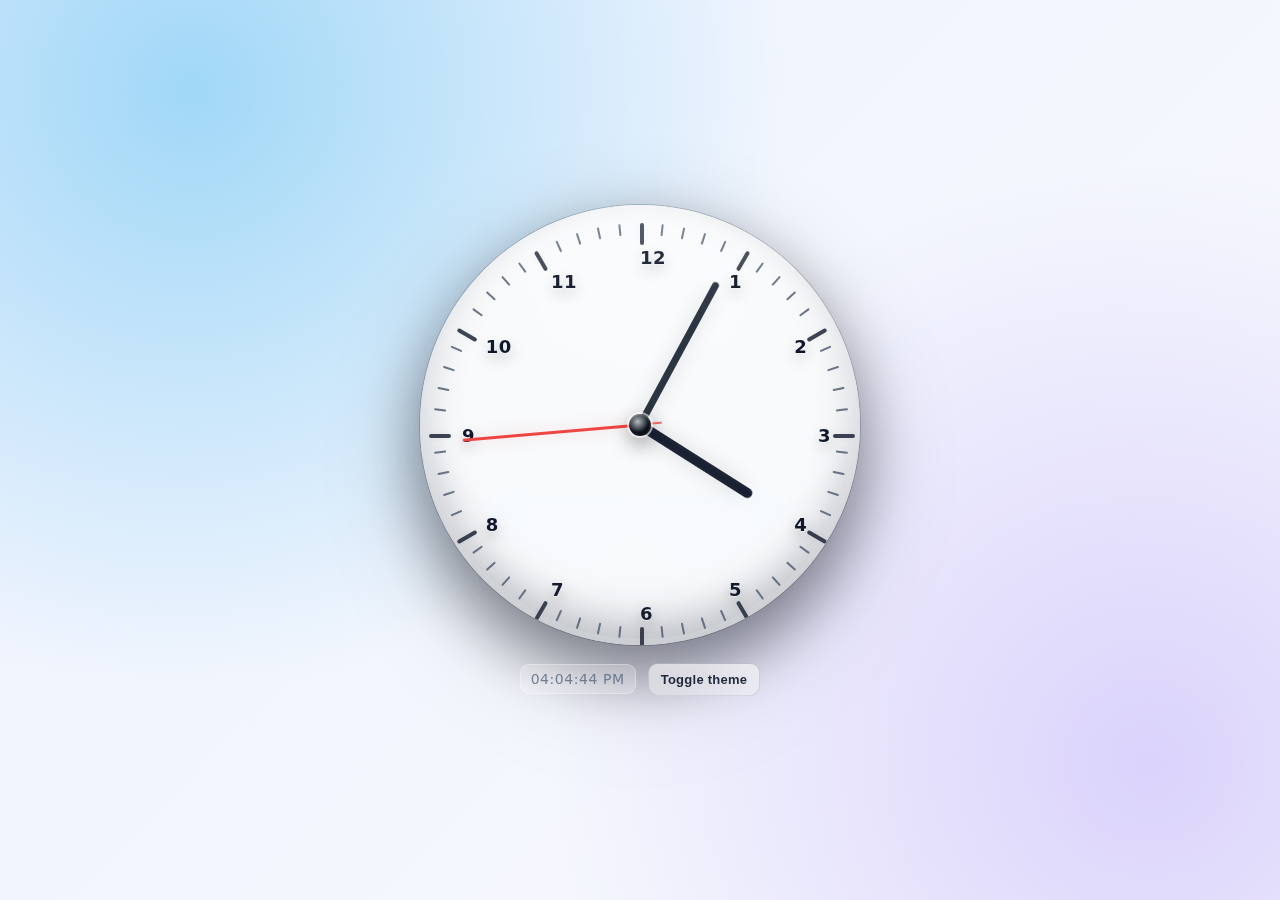
<file: Analog Clock using HTML , CSS ANd Java Script/Y.html>
<!DOCTYPE html>
<html lang="en">
<head>
  <meta charset="UTF-8" />
  <meta name="viewport" content="width=device-width, initial-scale=1" />
  <title>Aesthetic Analog Clock</title>
  <style>
    :root {
      color-scheme: light dark;
      --fg: #0f172a;
      --muted: #64748b;
      --accent: #7c3aed;
      --accent-2: #22d3ee;

      --face: #f8fafc;
      --face-edge: #e2e8f0;
      --rim: rgba(15, 23, 42, 0.2);

      --tick: #475569;
      --tick-hr: #0f172a;

      --hand-hour: #0f172a;
      --hand-minute: #1f2937;
      --hand-second: #ef4444;

      --shadow: 0 30px 60px rgba(2, 6, 23, 0.35);
      --inner-shadow-1: inset 0 10px 30px rgba(255, 255, 255, 0.35);
      --inner-shadow-2: inset 0 -18px 40px rgba(2, 6, 23, 0.25);

      --edge-gap: 18px; /* space from edge for tick placement */
    }

    body.dark {
      --fg: #e5e7eb;
      --muted: #94a3b8;

      --face: #0b1220;
      --face-edge: #121a2a;
      --rim: rgba(255, 255, 255, 0.06);

      --tick: #cbd5e1;
      --tick-hr: #e5e7eb;

      --hand-hour: #f1f5f9;
      --hand-minute: #cbd5e1;
      --hand-second: #f43f5e;
    }

    /* Background */
    body {
      margin: 0;
      min-height: 100svh;
      display: grid;
      place-items: center;
      font-family: ui-sans-serif, system-ui, -apple-system, Segoe UI, Roboto, Inter, Helvetica, Arial, "Apple Color Emoji", "Segoe UI Emoji";
      color: var(--fg);
      background:
        radial-gradient(1200px 1200px at 15% 10%, rgba(14, 165, 233, 0.35), transparent 50%),
        radial-gradient(1200px 1200px at 90% 85%, rgba(167, 139, 250, 0.35), transparent 50%),
        linear-gradient(135deg, #eef2ff, #f8fafc);
    }
    body.dark {
      background:
        radial-gradient(1200px 1200px at 20% 10%, rgba(14, 165, 233, 0.18), transparent 45%),
        radial-gradient(1200px 1200px at 80% 90%, rgba(167, 139, 250, 0.15), transparent 45%),
        linear-gradient(135deg, #0b1020, #030712);
    }

    .stage {
      display: grid;
      gap: 18px;
      place-items: center;
      padding: 24px;
    }

    .clock {
      width: min(88vmin, 440px);
      aspect-ratio: 1 / 1;
      filter: drop-shadow(0 20px 40px rgba(0, 0, 0, 0.25));
    }

    .face {
      position: relative;
      width: 100%;
      height: 100%;
      border-radius: 50%;
      background:
        radial-gradient(120% 120% at 50% 35%, var(--face) 0%, var(--face) 55%, var(--face-edge) 100%);
      box-shadow:
        0 0 0 1px var(--rim),
        var(--shadow),
        var(--inner-shadow-1),
        var(--inner-shadow-2);
      overflow: hidden;
      isolation: isolate;
    }

    /* Thin translucent rim glow */
    .face::before {
      content: "";
      position: absolute;
      inset: 1.2%;
      border-radius: 50%;
      background:
        radial-gradient(circle at 50% 15%, rgba(255, 255, 255, 0.35), transparent 60%),
        radial-gradient(circle at 50% 85%, rgba(0, 0, 0, 0.2), transparent 60%);
      pointer-events: none;
      mix-blend-mode: soft-light;
    }

    /* Subtle glass highlight */
    .glass {
      position: absolute;
      inset: 0;
      border-radius: 50%;
      background:
        radial-gradient(120% 80% at 50% -20%, rgba(255,255,255,0.25), transparent 60%),
        radial-gradient(120% 80% at 50% 120%, rgba(255,255,255,0.05), transparent 60%);
      pointer-events: none;
      mix-blend-mode: screen;
    }

    /* Ticks and numbers containers */
    .ticks, .nums {
      position: absolute;
      inset: 0;
    }

    /* Tick styles */
    .tick {
      position: absolute;
      left: 50%;
      top: 50%;
      transform: rotate(calc(var(--rot) * 1deg)) translateY(calc(-1 * var(--R)));
      transform-origin: center center;
      background: var(--tick);
      border-radius: 2px;
      opacity: 0.8;
    }
    .tick.mn {
      width: 2px;
      height: 12px;
      box-shadow: 0 0 6px rgba(0,0,0,0.05);
    }
    .tick.hr {
      width: 4px;
      height: 22px;
      background: var(--tick-hr);
      box-shadow: 0 0 10px rgba(0,0,0,0.07);
    }

    /* Hour numbers */
    .num {
      position: absolute;
      left: 50%;
      top: 50%;
      font-weight: 600;
      font-size: clamp(14px, 2.2vmin, 18px);
      letter-spacing: 0.02em;
      color: var(--fg);
      transform:
        rotate(var(--angle))
        translateY(calc(-1 * var(--Rn)))
        rotate(calc(-1 * var(--angle)));
      user-select: none;
      text-shadow:
        0 1px 0 rgba(255, 255, 255, 0.35),
        0 6px 14px rgba(2, 6, 23, 0.25);
    }

    /* Hands */
    .hand {
      position: absolute;
      left: 50%;
      bottom: 50%;
      transform-origin: bottom center;
      transform: translateX(-50%) rotate(0deg);
      border-radius: 999px;
      will-change: transform;
    }
    .hand.hour {
      width: 10px;
      height: calc(50% - 88px);
      background:
        linear-gradient(to bottom, rgba(0,0,0,0.08), transparent 18%),
        linear-gradient(to bottom, var(--hand-hour), var(--hand-hour));
      box-shadow:
        0 10px 20px rgba(2, 6, 23, 0.15),
        inset 0 -6px 10px rgba(255,255,255,0.15);
    }
    .hand.minute {
      width: 7px;
      height: calc(50% - 58px);
      background:
        linear-gradient(to bottom, rgba(0,0,0,0.05), transparent 18%),
        linear-gradient(to bottom, var(--hand-minute), var(--hand-minute));
      box-shadow:
        0 10px 20px rgba(2, 6, 23, 0.15),
        inset 0 -5px 10px rgba(255,255,255,0.12);
    }
    .hand.second {
      width: 3px;
      height: calc(50% - 42px);
      background: linear-gradient(to bottom, var(--hand-second), var(--hand-second));
      box-shadow:
        0 8px 16px rgba(239, 68, 68, 0.25);
    }
    /* Tail on second hand */
    .hand.second::after {
      content: "";
      position: absolute;
      left: 50%;
      top: 100%;
      transform: translateX(-50%);
      width: 2px;
      height: 22px;
      border-radius: 999px;
      background: rgba(239, 68, 68, 0.85);
      filter: blur(0.2px);
      opacity: 0.9;
    }

    /* Center cap */
    .center-cap {
      position: absolute;
      left: 50%;
      top: 50%;
      width: 22px;
      height: 22px;
      transform: translate(-50%, -50%);
      border-radius: 50%;
      background:
        radial-gradient(circle at 40% 35%, rgba(255,255,255,0.7), transparent 55%),
        radial-gradient(circle at 60% 65%, rgba(0,0,0,0.25), transparent 60%),
        linear-gradient(180deg, #111827, #111827);
      box-shadow:
        0 0 0 2px rgba(255,255,255,0.6),
        0 10px 20px rgba(0,0,0,0.35),
        inset 0 1px 2px rgba(255,255,255,0.4),
        inset 0 -2px 4px rgba(0,0,0,0.35);
      z-index: 3;
    }

    /* Digital time + controls */
    .below {
      display: flex;
      align-items: center;
      gap: 12px;
      opacity: 0.9;
    }
    .digital {
      font-variant-numeric: tabular-nums;
      font-size: 14px;
      color: var(--muted);
      letter-spacing: 0.04em;
      padding: 6px 10px;
      border-radius: 9px;
      background: rgba(255, 255, 255, 0.25);
      border: 1px solid rgba(255, 255, 255, 0.35);
      backdrop-filter: blur(6px);
    }
    body.dark .digital {
      background: rgba(6, 12, 24, 0.35);
      border-color: rgba(255,255,255,0.1);
    }

    .toggle {
      appearance: none;
      border: 1px solid rgba(100, 116, 139, 0.25);
      background:
        linear-gradient(180deg, rgba(255,255,255,0.7), rgba(255,255,255,0.35));
      color: #0f172a;
      padding: 8px 12px;
      border-radius: 10px;
      cursor: pointer;
      font-size: 13px;
      font-weight: 600;
      letter-spacing: 0.02em;
      transition: transform 0.12s ease, border-color 0.2s ease, background 0.2s ease;
    }
    .toggle:hover { transform: translateY(-1px); }
    .toggle:active { transform: translateY(0); }
    body.dark .toggle {
      color: #e5e7eb;
      background:
        linear-gradient(180deg, rgba(30,41,59,0.65), rgba(15,23,42,0.65));
      border-color: rgba(148, 163, 184, 0.2);
    }

    /* Respect reduced motion preference */
    @media (prefers-reduced-motion: reduce) {
      .hand { transition: none !important; }
    }
  </style>
</head>
<body>
  <main class="stage">
    <div class="clock" aria-label="Analog clock showing current time" role="img">
      <div class="face" id="face">
        <div class="ticks" id="ticks"></div>
        <div class="nums" id="nums"></div>

        <div class="hand hour" id="hour"></div>
        <div class="hand minute" id="minute"></div>
        <div class="hand second" id="second"></div>

        <div class="center-cap"></div>
        <div class="glass"></div>
      </div>
    </div>

    <div class="below">
      <div class="digital" id="digital" aria-live="polite"></div>
      <button class="toggle" id="toggle" title="Toggle theme">Toggle theme</button>
    </div>
  </main>

  <script>
    const face = document.getElementById('face');
    const ticksEl = document.getElementById('ticks');
    const numsEl = document.getElementById('nums');

    const hourHand = document.getElementById('hour');
    const minuteHand = document.getElementById('minute');
    const secondHand = document.getElementById('second');
    const digital = document.getElementById('digital');
    const toggleBtn = document.getElementById('toggle');

    // Generate tick marks (60) and hour numbers (12)
    function buildDial() {
      // Ticks
      for (let i = 0; i < 60; i++) {
        const t = document.createElement('span');
        t.className = 'tick ' + (i % 5 === 0 ? 'hr' : 'mn');
        t.style.setProperty('--rot', i * 6);
        ticksEl.appendChild(t);
      }
      // Numbers
      for (let i = 1; i <= 12; i++) {
        const n = document.createElement('span');
        n.className = 'num';
        n.textContent = i;
        n.style.setProperty('--angle', `${i * 30}deg`);
        numsEl.appendChild(n);
      }
    }
    buildDial();

    // Keep ticks and numbers nicely placed regardless of size
    function updateDialRadius() {
      const r = face.clientWidth / 2;
      const R_ticks = r - parseFloat(getComputedStyle(document.documentElement).getPropertyValue('--edge-gap') || 18);
      const R_nums = r - 42; // pull numbers slightly inward
      face.style.setProperty('--R', `${R_ticks}px`);
      face.style.setProperty('--Rn', `${R_nums}px`);
    }
    updateDialRadius();

    // Observe resize to keep layout crisp
    const ro = new ResizeObserver(updateDialRadius);
    ro.observe(face);

    // Smooth hands using requestAnimationFrame (respects reduced motion)
    const prefersReduced = window.matchMedia('(prefers-reduced-motion: reduce)').matches;

    function setTransforms(hDeg, mDeg, sDeg) {
      hourHand.style.transform = `translateX(-50%) rotate(${hDeg}deg)`;
      minuteHand.style.transform = `translateX(-50%) rotate(${mDeg}deg)`;
      secondHand.style.transform = `translateX(-50%) rotate(${sDeg}deg)`;
    }

    let lastSecond = -1;
    function updateDigital(now) {
      const sec = now.getSeconds();
      if (sec !== lastSecond) {
        lastSecond = sec;
        digital.textContent = now.toLocaleTimeString([], {
          hour: '2-digit', minute: '2-digit', second: '2-digit'
        });
      }
    }

    function tickRAF() {
      const now = new Date();
      const ms = now.getMilliseconds();
      const s = now.getSeconds() + ms / 1000;
      const m = now.getMinutes() + s / 60;
      const h = (now.getHours() % 12) + m / 60;

      const sDeg = s * 6;       // 360 / 60
      const mDeg = m * 6;
      const hDeg = h * 30;      // 360 / 12

      setTransforms(hDeg, mDeg, sDeg);
      updateDigital(now);

      requestAnimationFrame(tickRAF);
    }

    function tickInterval() {
      const now = new Date();
      const s = now.getSeconds();
      const m = now.getMinutes() + s / 60;
      const h = (now.getHours() % 12) + m / 60;

      setTransforms(h * 30, m * 6, s * 6);
      updateDigital(now);
    }

    if (prefersReduced) {
      tickInterval();
      setInterval(tickInterval, 1000);
    } else {
      requestAnimationFrame(tickRAF);
    }

    // Theme handling: respect system and allow toggle
    function setThemeClass(dark) {
      document.body.classList.toggle('dark', dark);
      localStorage.setItem('clock-theme', dark ? 'dark' : 'light');
    }

    // Init theme
    const saved = localStorage.getItem('clock-theme');
    if (saved) {
      setThemeClass(saved === 'dark');
    } else {
      const systemDark = window.matchMedia('(prefers-color-scheme: dark)').matches;
      setThemeClass(systemDark);
    }

    toggleBtn.addEventListener('click', () => {
      setThemeClass(!document.body.classList.contains('dark'));
    });
  </script>
</body>
</html>
</file>
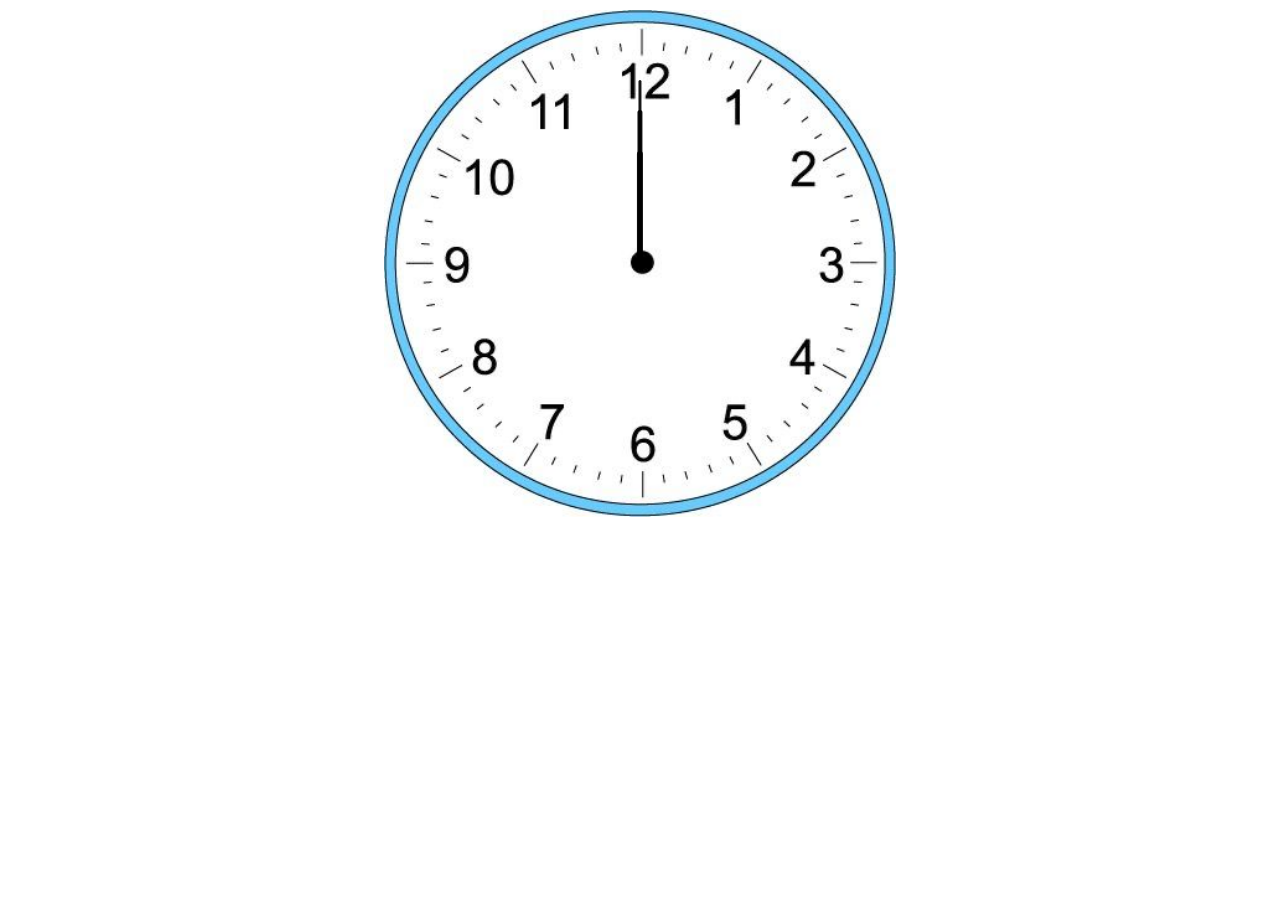
<file: Analog Clock using HTML , CSS ANd Java Script/Yash.html>
<!DOCTYPE html>
<html lang="en">
<head>
    <meta charset="UTF-8">
    <meta name="viewport" content="width=device-width, initial-scale=1.0">
    <title>Analog Clock Using HTML, CSS and Java Script</title>
    <link rel="stylesheet" href="Yash.css">
</head>
<body>
    <div id="clockContainer">
        <div id="hour"></div>
        <div id="minute"></div>
        <div id="second"></div>
    </div>
    <script src="Yash.js"></script>
</body>
</html>
</file>
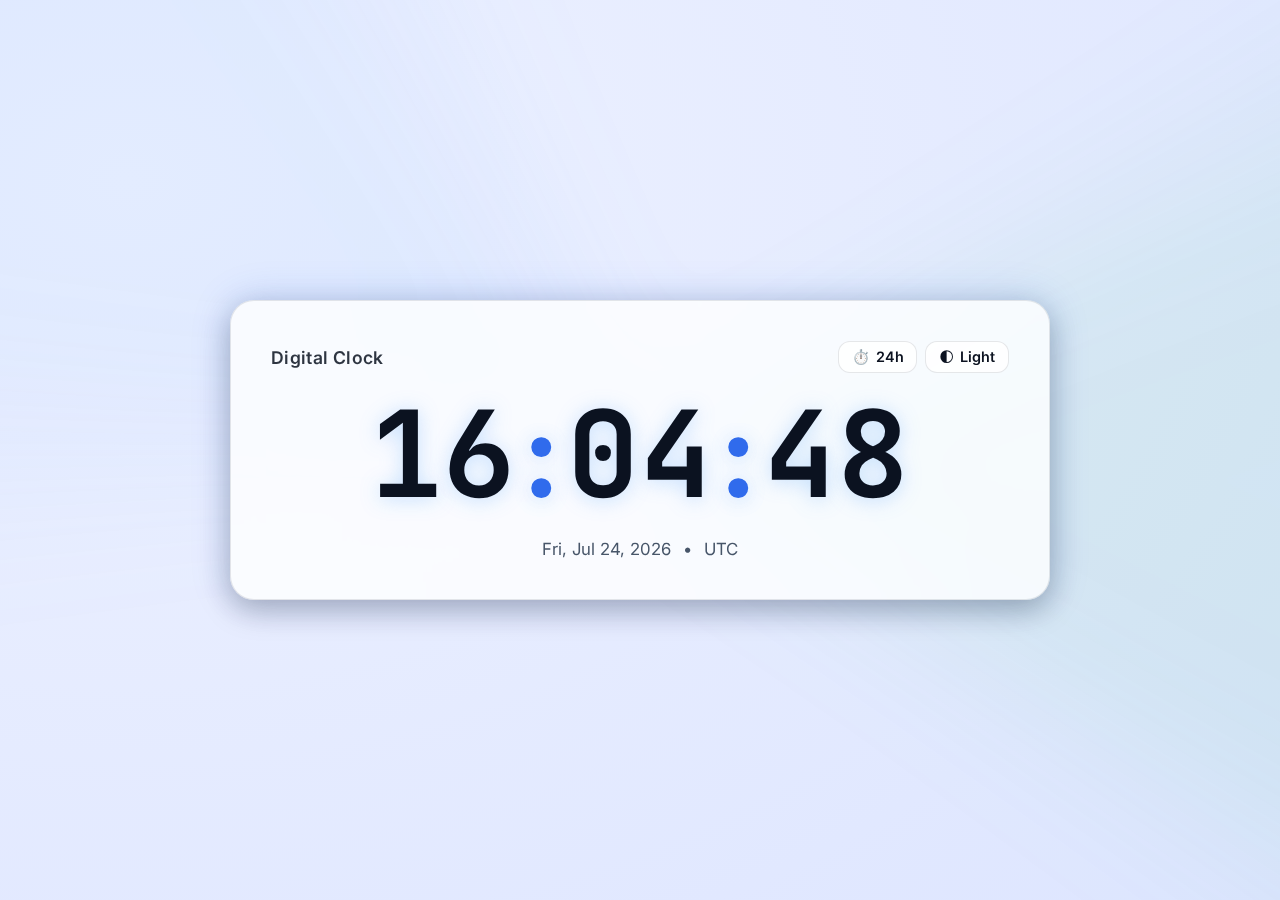
<file: Digital Clock/Yash.html>
<!DOCTYPE html>
<html lang="en">
<head>
<meta charset="utf-8" />
<meta name="viewport" content="width=device-width, initial-scale=1" />
<title>Modern Digital Clock</title>

<!-- Optional fonts (falls back to system if blocked) -->
<link rel="preconnect" href="https://fonts.googleapis.com">
<link rel="preconnect" href="https://fonts.gstatic.com" crossorigin>
<link href="https://fonts.googleapis.com/css2?family=Inter:wght@500;700&family=JetBrains+Mono:wght@400;700&display=swap" rel="stylesheet">

<style>
  * { box-sizing: border-box; }
  html, body { height: 100%; }
  :root {
    --bg-1: #0f172a;  /* dark slate */
    --bg-2: #0b1220;
    --text: #e6f0ff;
    --muted: #94a3b8;
    --card: rgba(255,255,255,0.06);
    --card-border: rgba(255,255,255,0.14);
    --accent: #60a5fa; /* blue-400 */
    --glow: rgba(96,165,250,0.22);
  }
  body[data-theme="light"] {
    --bg-1: #eef2ff;  /* indigo-50 */
    --bg-2: #dde5ff;
    --text: #0b1220;
    --muted: #475569;
    --card: rgba(255,255,255,0.8);
    --card-border: rgba(10,20,40,0.1);
    --accent: #2563eb; /* blue-600 */
    --glow: rgba(37,99,235,0.18);
  }
  body {
    margin: 0;
    color: var(--text);
    font-family: Inter, ui-sans-serif, system-ui, -apple-system, Segoe UI, Roboto, "Helvetica Neue", Arial, "Noto Sans", "Apple Color Emoji", "Segoe UI Emoji";
    min-height: 100svh;
    display: grid;
    place-items: center;
    overflow: hidden;
    background: radial-gradient(120% 120% at 10% 20%, var(--bg-1), var(--bg-2));
  }
  /* Subtle animated wash */
  body::before {
    content: "";
    position: fixed;
    inset: -20%;
    background:
      conic-gradient(from 180deg at 50% 50%,
        transparent 0 22%,
        rgba(96,165,250,0.08) 28% 40%,
        transparent 45% 65%,
        rgba(34,197,94,0.08) 70% 82%,
        transparent 86% 100%);
    animation: spin 32s linear infinite;
    filter: blur(64px);
    pointer-events: none;
  }
  @keyframes spin { to { transform: rotate(1turn); } }

  .clock-card {
    width: min(92vw, 820px);
    padding: clamp(1rem, 4vw, 2.5rem);
    border-radius: 24px;
    background: var(--card);
    border: 1px solid var(--card-border);
    backdrop-filter: blur(14px) saturate(120%);
    -webkit-backdrop-filter: blur(14px) saturate(120%);
    box-shadow:
      0 10px 30px rgba(0,0,0,0.25),
      0 0 0 1px rgba(255,255,255,0.02) inset,
      0 0 40px var(--glow);
  }

  .header {
    display: flex;
    align-items: center;
    justify-content: space-between;
    gap: 12px;
    margin-bottom: 8px;
  }
  .title {
    font-weight: 600;
    letter-spacing: 0.02em;
    font-size: clamp(0.95rem, 2.2vw, 1.1rem);
    opacity: 0.85;
  }
  .controls {
    display: flex;
    gap: 8px;
    flex-wrap: wrap;
  }
  button {
    appearance: none;
    border: 1px solid var(--card-border);
    background: var(--card);
    color: var(--text);
    padding: 0.5rem 0.8rem;
    border-radius: 12px;
    font: 600 0.9rem/1 Inter, system-ui, sans-serif;
    cursor: pointer;
    transition: transform .08s ease, background .2s ease, border-color .2s ease, box-shadow .2s ease;
  }
  button:hover {
    transform: translateY(-1px);
    box-shadow: 0 6px 16px rgba(0,0,0,.18);
  }
  body[data-theme="dark"] button:hover { background: rgba(255,255,255,0.10); }
  body[data-theme="light"] button:hover { background: rgba(0,0,0,0.05); }
  button:active { transform: translateY(0) scale(0.98); }
  button.active {
    border-color: var(--accent);
    box-shadow: 0 0 0 3px rgba(96,165,250,0.25);
  }
  button .icon { margin-right: 6px; }

  .time {
    display: flex;
    align-items: baseline;
    justify-content: center;
    gap: clamp(0.4rem, 1vw, 0.6rem);
    font-variant-numeric: tabular-nums lining-nums;
    letter-spacing: 0.04em;
    text-shadow: 0 2px 20px rgba(96,165,250,0.35);
    user-select: none;
  }
  .hh, .mm, .ss {
    font-family: "JetBrains Mono", ui-monospace, SFMono-Regular, Menlo, Consolas, "Liberation Mono", monospace;
    font-weight: 700;
    font-size: clamp(2.8rem, 12vw, 7.5rem);
    line-height: 1;
  }
  .colon {
    font-size: clamp(2.8rem, 12vw, 7.5rem);
    font-weight: 700;
    opacity: 0.95;
    color: var(--accent);
  }
  .blink { animation: blink 1s steps(1, end) infinite; }
  @keyframes blink {
    0%, 49% { opacity: 1; }
    50%, 100% { opacity: 0.18; }
  }
  .ampm {
    font-size: clamp(0.9rem, 2.8vw, 1.4rem);
    margin-left: 4px;
    font-weight: 700;
    color: var(--accent);
    letter-spacing: 0.12em;
  }

  .meta {
    margin-top: clamp(0.2rem, 1.5vw, 0.8rem);
    display: flex;
    align-items: center;
    justify-content: center;
    gap: 12px;
    color: var(--muted);
    font-size: clamp(0.9rem, 2.8vw, 1.05rem);
  }

  @media (max-width: 360px) {
    .controls { justify-content: flex-end; }
  }
  @media (prefers-reduced-motion: reduce) {
    * { animation: none !important; transition: none !important; }
  }
</style>
</head>
<body data-theme="dark">
  <div class="clock-card" role="group" aria-label="Digital clock">
    <div class="header">
      <div class="title">Digital Clock</div>
      <div class="controls">
        <button id="toggle-format" aria-pressed="false" title="Toggle 12/24-hour format">
          <span class="icon">⏱️</span><span class="label">24h</span>
        </button>
        <button id="toggle-theme" aria-pressed="true" title="Toggle light/dark theme">
          <span class="icon">🌓</span><span class="label">Dark</span>
        </button>
      </div>
    </div>

    <time id="clock" class="time" aria-live="polite" aria-atomic="true">
      <span class="hh">--</span>
      <span class="colon blink">:</span>
      <span class="mm">--</span>
      <span class="colon blink">:</span>
      <span class="ss">--</span>
      <span class="ampm" aria-hidden="true"></span>
    </time>

    <div class="meta">
      <span id="date">— —</span>
      <span aria-hidden="true">•</span>
      <span id="tz">—</span>
    </div>
  </div>

<script>
  (function () {
    const $ = (sel) => document.querySelector(sel);
    const hh = $('.hh'), mm = $('.mm'), ss = $('.ss');
    const ampm = $('.ampm');
    const dateEl = $('#date');
    const tzEl = $('#tz');
    const formatBtn = $('#toggle-format');
    const themeBtn = $('#toggle-theme');
    const clockEl = $('#clock');

    const pad = (n) => String(n).padStart(2, '0');

    // Preferences
    let is24h = localStorage.getItem('clock-24h');
    is24h = is24h === null ? true : (is24h === 'true');

    let theme = localStorage.getItem('clock-theme');
    if (!theme) {
      // Default to system preference on first load
      theme = (window.matchMedia && window.matchMedia('(prefers-color-scheme: dark)').matches) ? 'dark' : 'light';
    }
    setTheme(theme);
    setFormat(is24h);

    // Timezone label
    try {
      const tz = Intl.DateTimeFormat().resolvedOptions().timeZone;
      tzEl.textContent = tz.replace(/_/g, ' ');
    } catch {
      tzEl.textContent = 'Local Time';
    }

    function update() {
      const now = new Date();
      let hours = now.getHours();
      let label = '';

      if (is24h) {
        label = '';
      } else {
        label = hours >= 12 ? 'PM' : 'AM';
        hours = hours % 12 || 12;
      }

      hh.textContent = pad(hours);
      mm.textContent = pad(now.getMinutes());
      ss.textContent = pad(now.getSeconds());
      ampm.textContent = label;
      ampm.style.display = is24h ? 'none' : 'inline-block';

      dateEl.textContent = now.toLocaleDateString(undefined, {
        weekday: 'short',
        year: 'numeric',
        month: 'short',
        day: 'numeric'
      });

      clockEl.setAttribute('datetime', now.toISOString());
    }

    // Schedule next tick right after the next real second boundary
    function schedule() {
      const now = Date.now();
      const delay = 1000 - (now % 1000) + 5; // small buffer
      setTimeout(() => { update(); schedule(); }, delay);
    }

    function setFormat(val) {
      is24h = !!val;
      formatBtn.setAttribute('aria-pressed', (!is24h).toString());
      formatBtn.classList.toggle('active', !is24h);
      formatBtn.querySelector('.label').textContent = is24h ? '24h' : '12h';
      localStorage.setItem('clock-24h', String(is24h));
      update();
    }

    function setTheme(mode) {
      theme = mode === 'light' ? 'light' : 'dark';
      document.body.setAttribute('data-theme', theme);
      themeBtn.setAttribute('aria-pressed', (theme === 'dark').toString());
      themeBtn.classList.toggle('active', theme === 'dark');
      themeBtn.querySelector('.label').textContent = theme === 'dark' ? 'Dark' : 'Light';
      localStorage.setItem('clock-theme', theme);
    }

    formatBtn.addEventListener('click', () => setFormat(!is24h));
    themeBtn.addEventListener('click', () => setTheme(theme === 'dark' ? 'light' : 'dark'));

    update();
    schedule();
  })();
</script>
</body>
</html>
</file>
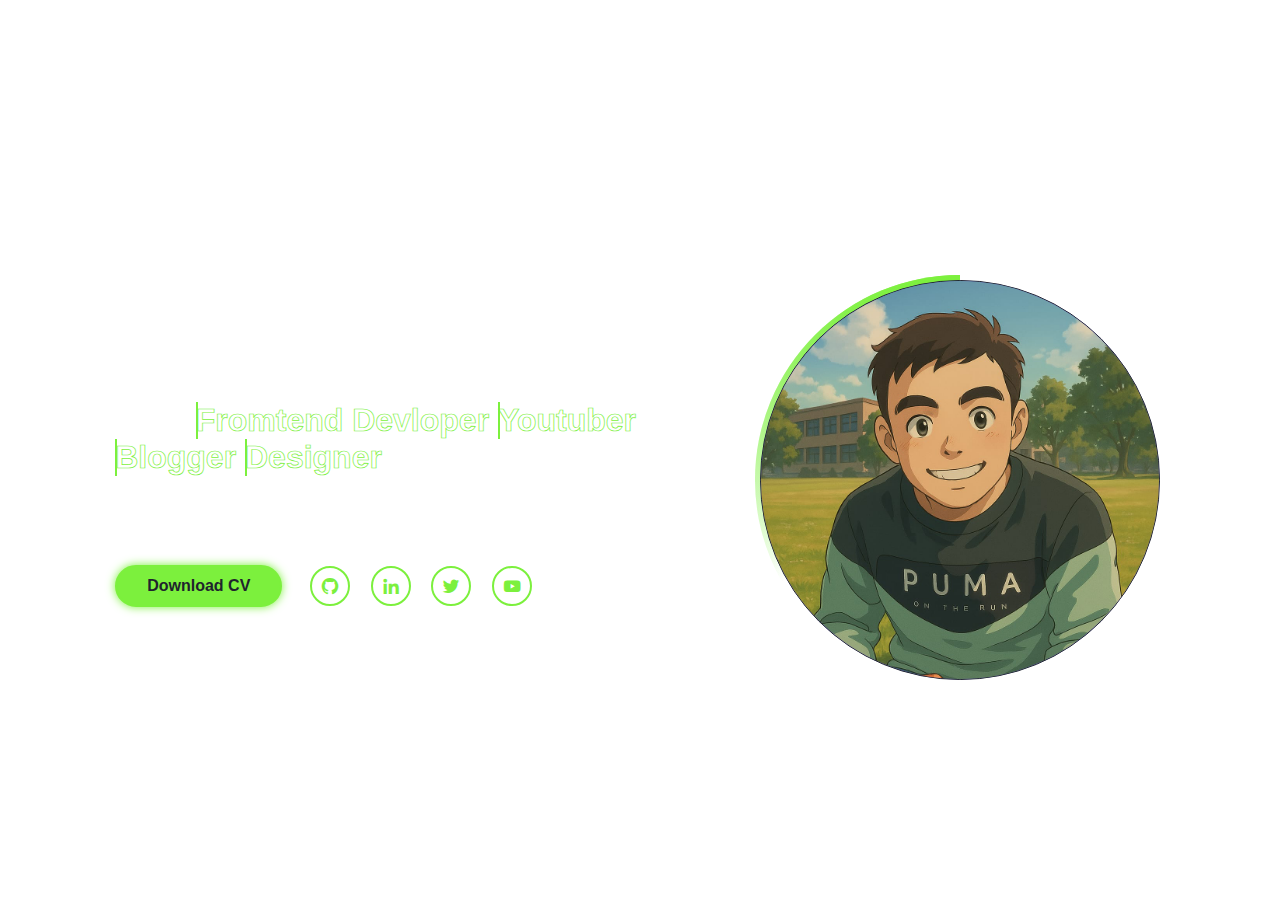
<file: Portfolio website using HTML and CSS Only/Yash.html>
<!DOCTYPE html>
<html lang="en">
<head>
    <meta charset="UTF-8">
    <meta name="viewport" content="width=device-width, initial-scale=1.0">
    <title>Portfolio Website using HTML and CSS</title>
    <link rel="stylesheet" href="https://unpkg.com/boxicons@2.1.4/css/boxicons.min.css">
    <link rel="stylesheet" href="Yash.css">
</head>
<body>
    <nav class="navbar">
        <a href="#" class="logo">Portfolio.</a>
        <ul>
            <li class="active"><a href="#">Home</a></li>
            <li><a href="#">About</a></li>
            <li><a href="#">Portfolio</a></li>
            <li><a href="http://127.0.0.1:3000/Services Web Page using HtML, CSS/Yash.html?serverWindowId=f33896cb-e6d9-4dd0-aaca-f34ea6b44cb7" target="_blank">Service</a></li>
            <li><a href="#">Contact</a></li>
        </ul>
    </nav>
    <div class="bars-animation">
        <div class="bar"style= "--i:6;"></div>
        <div class="bar"style= "--i:5;"></div>
        <div class="bar"style= "--i:4;"></div>
        <div class="bar"style= "--i:3;"></div>
        <div class="bar"style= "--i:2;"></div>
        <div class="bar"style= "--i:1;"></div>
    </div>
    
    <section class="home">
        <div class="home-info">
            <h1>Yash Sharma</h1>
            <h2>I'm a
                <span style="--i:4;" data-text="Frontend Devloper">
                    Fromtend Devloper
                </span>
                <span style="--i:3;" data-text="Youtuber">
                    Youtuber
                </span>
                <span style="--i:2;" data-text="Blogger">
                    Blogger
                </span>
                <span style="--i:1;" data-text="Designer">
                    Designer
                </span>
            </h2>
            <p>Lorem ipsum dolor sit amet consectetur adipisicing elit. Optio laboriosam assumenda, ipsam dolores minima quia reprehenderit, ut alias saepe dicta, labore fugiat blanditiis amet recusandae ad expedita! Similique, aliquam consectetur!</p>
            <div class="btn-sci">
                <a href="#" class="btn">Download CV</a>
                <div class="sci">
                    <a href="#"><i class='bx bxl-github'></i></a>
                    <a href="#"><i class='bx bxl-linkedin'></i></a>
                    <a href="#"><i class='bx bxl-twitter'></i></a>
                    <a href="#"><i class='bx bxl-youtube'></i></a>
                </div>
            </div>
        </div>
        <div class="home-img">
            <div class="img-box">
                <div class="img-item">
                    <img src="Profile.jpg" alt="">
                </div>
            </div>
        </div>
    </section>
</body>
</html>
</file>
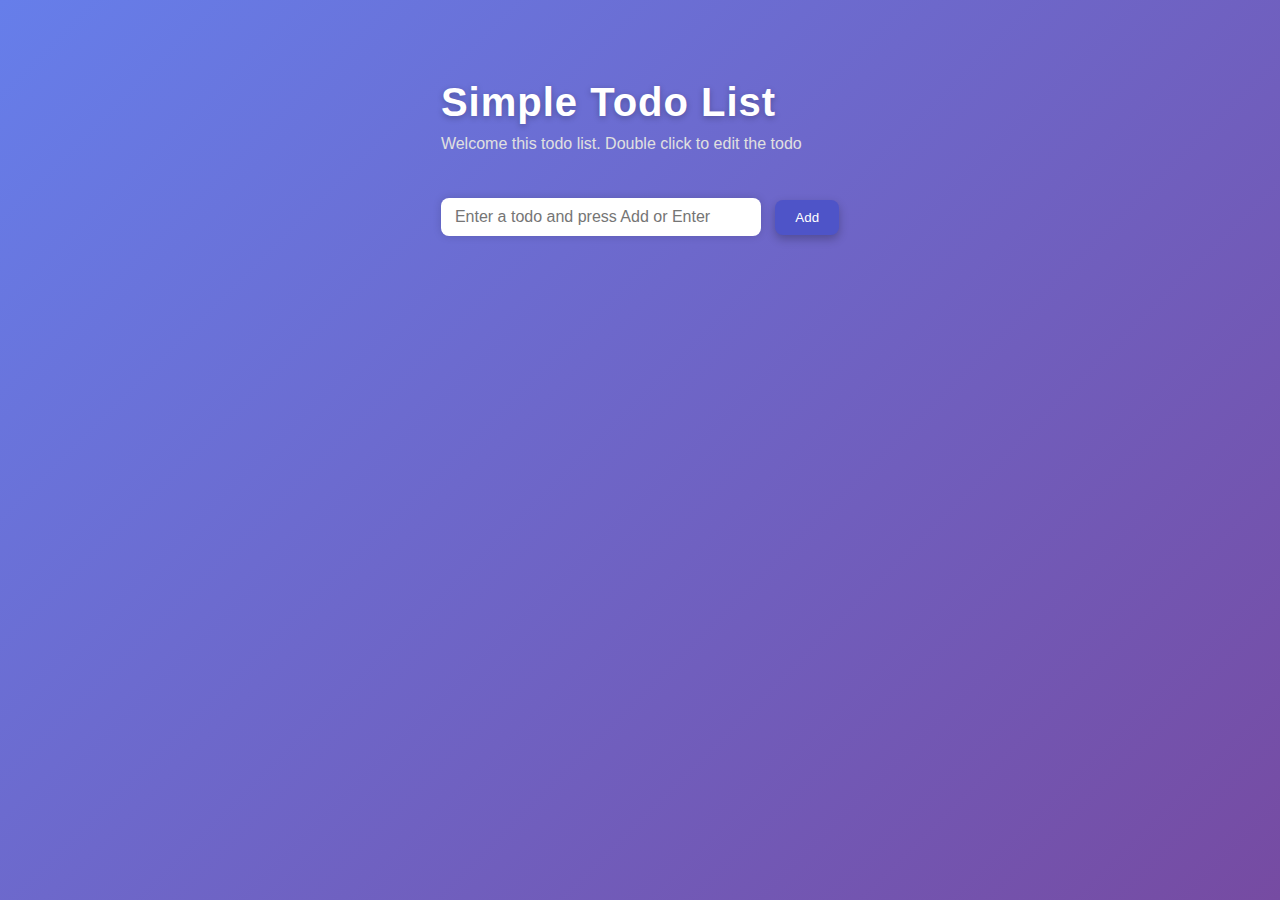
<file: TODO list  Using HTML  CSS & JAVA SCRIPT/Yash.html>
<!DOCTYPE html>
<html lang="en">
<head>
    <meta charset="UTF-8">
    <meta name="viewport" content="width=device-width, initial-scale=1.0">
    <title>TODO LIST</title>
    <link rel="stylesheet" href="Yash.css">
</head>
<body>

   
    <div class="color">
    <div>
    <h1>Simple Todo List</h1>
    <p>Welcome this todo list. Double click to edit the todo</p>
    <!-- Input and button to add new todos -->
    <div class="input">
         <input type="text"id="todo-input" placeholder="Enter a todo and press Add or Enter">

    
         <button id="add-btn">Add</button>
          </div>
         <UL id="todo-list"></UL>
   
     </div>
     </div>
     <script src="Yash.js"></script>
</body>
</html>
</file>
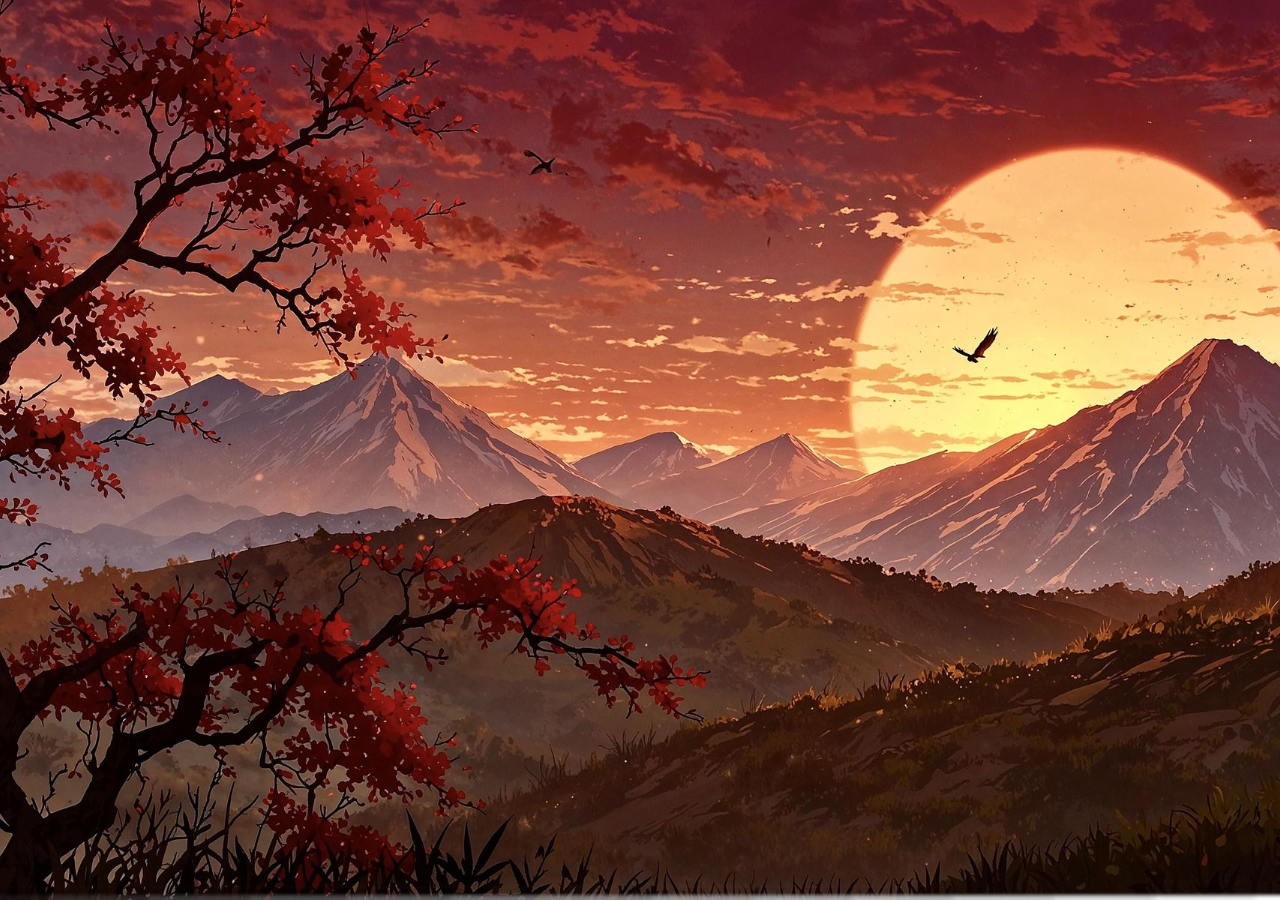
<file: Image slider using HTML CSS and Java Script/About/Yash.html>
<!DOCTYPE html>
<html lang="en">

<head>
    <meta charset="UTF-8">
    <meta name="viewport" content="width=device-width, initial-scale=1.0">
    <title>About</title>
     <link rel="icon" href="data:image/svg+xml,%3Csvg xmlns='http://www.w3.org/2000/svg' viewBox='0 0 64 64'%3E%3Ctext y='50' font-size='48'%3E%F0%9F%90%A6%3C/text%3E%3C/svg%3E" />
    <style>
        @import url('https://fonts.googleapis.com/css2?family=Poppins:wght@300;400;600;700&display=swap');

        body {
            margin: 0;
            overflow: hidden;
            font-family: 'Poppins', sans-serif;
        }

        .image {
            background-image: url("Ast.jpg");
            background-size: cover;
            background-position: center;
            height: 100vh;
            width: 100vw;
            position: relative;
        }

        header {
            position: relative;
            top: 280px;
            display: flex;
            justify-content: center;
            align-items: center;
            z-index: 1;
            font-size: 3.5rem;
            font-weight: bolder;
            color: #fff;
            font-style: italic;
            opacity: 0;
            animation: fadeSlideIn 1.5s ease-out forwards;
        }

        .date {
            position: relative;
            top: 300px;
            z-index: 1;
            color: #fff;
            font-style: italic;
            font-weight: bold;
            font-size: 2rem;
            display: flex;
            justify-content: center;
            align-items: center;
            opacity: 0;
            animation: fadeSlideIn 1.5s ease-out forwards;
            animation-delay: 0.8s;
        }

        .creater {
            display: flex;
            justify-content: center;
            align-items: center;
            position: relative;
            top: 310px;
            z-index: 1;
            color: #fff;
            font-style: italic;
            font-size: 2.5rem;
            opacity: 0;
            animation: fadeSlideIn 1.5s ease-out forwards;
            animation-delay: 1.5s;
        }

        /* Keyframe animations */
        @keyframes fadeSlideIn {
            0% {
                opacity: 0;
                transform: translateY(40px);
            }
            100% {
                opacity: 1;
                transform: translateY(0);
            }
        }

        /* Optional: a subtle zoom animation for the background */
        @keyframes slowZoom {
            0% {
                transform: scale(1);
            }
            100% {
                transform: scale(1.05);
            }
        }

        .image {
            animation: slowZoom 15s ease-in-out infinite alternate;
        }
    </style>
</head>

<body>
    <div class="image">
        <header>About</header>
        <div class="date">
            <h2>This website was created on 31-OCT-2025</h2>
        </div>
        <div class="creater">By Yash</div>
    </div>
</body>

</html>
</file>
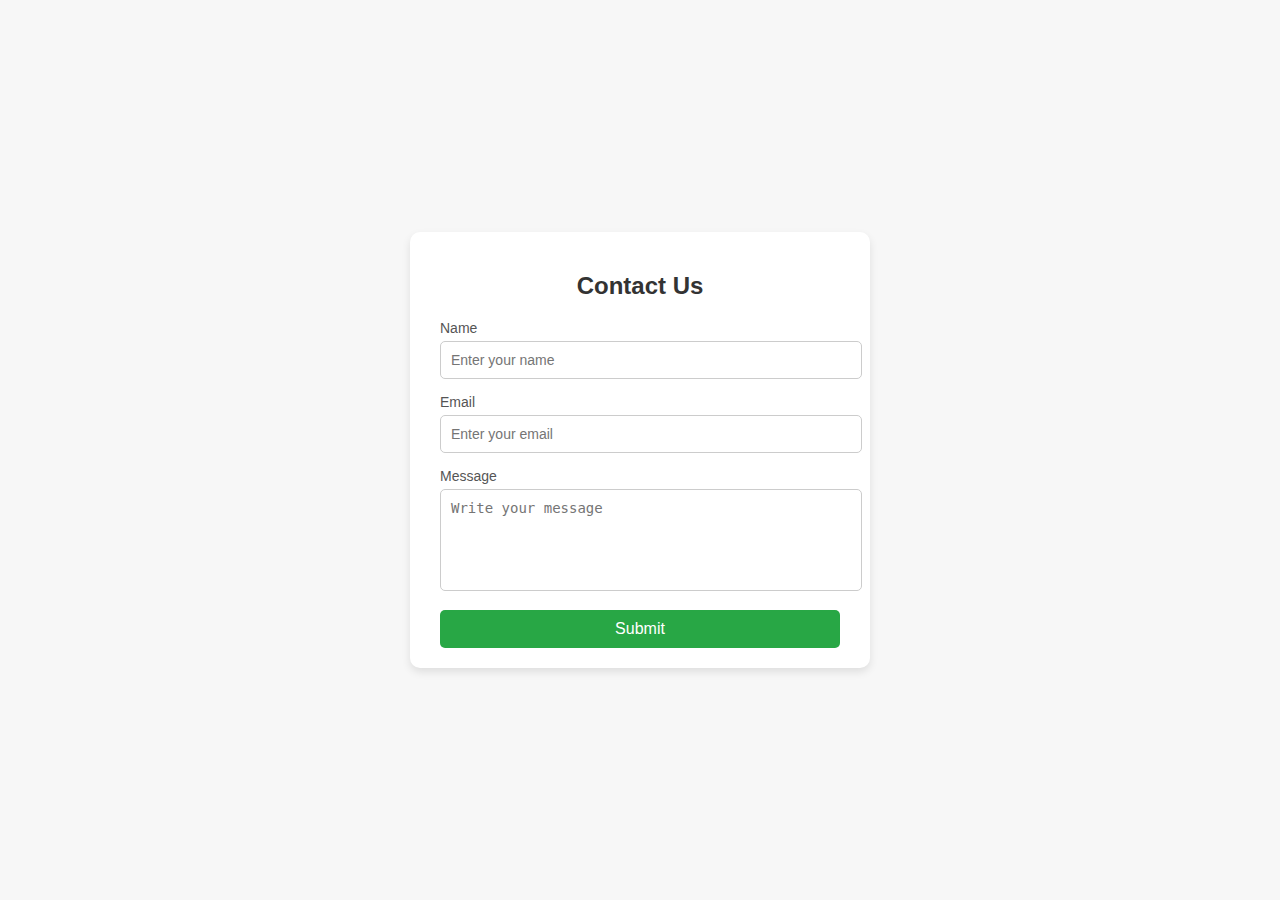
<file: Image slider using HTML CSS and Java Script/Form using CSS and JAVA SCRIPT/Yash.html>
<!DOCTYPE html>
<html lang="en">
<head>
    <meta charset="UTF-8">
    <meta name="viewport" content="width=device-width, initial-scale=1.0">
    <title>Contact</title>
    <link rel="stylesheet" href="YAsh.css">
     <link rel="icon" href="data:image/svg+xml,%3Csvg xmlns='http://www.w3.org/2000/svg' viewBox='0 0 64 64'%3E%3Ctext y='50' font-size='48'%3E%F0%9F%90%A6%3C/text%3E%3C/svg%3E" />
</head>
<body>
    <div class="form-container">
        <form id="userForm">
            <h2>Contact Us</h2>
            <div class="form-group">
                <label for="name">Name</label>
                <input type="text" id="name" name="name" placeholder="Enter your name" required>
            </div>
            <div class="form-group">
                <label for="email">Email</label>
                <input type="email" id="email" name="email" placeholder="Enter your email" required>
            </div>
            <div class="form-group">
                <label for="message">Message</label>
                <textarea id="message" name="message" placeholder="Write your message" required></textarea>
            </div>
            <button type="submit" class="submit-btn">Submit</button>
            <p id="formMessage" class="hidden"></p>
        </form>
    </div>
</body>
</html>
</file>
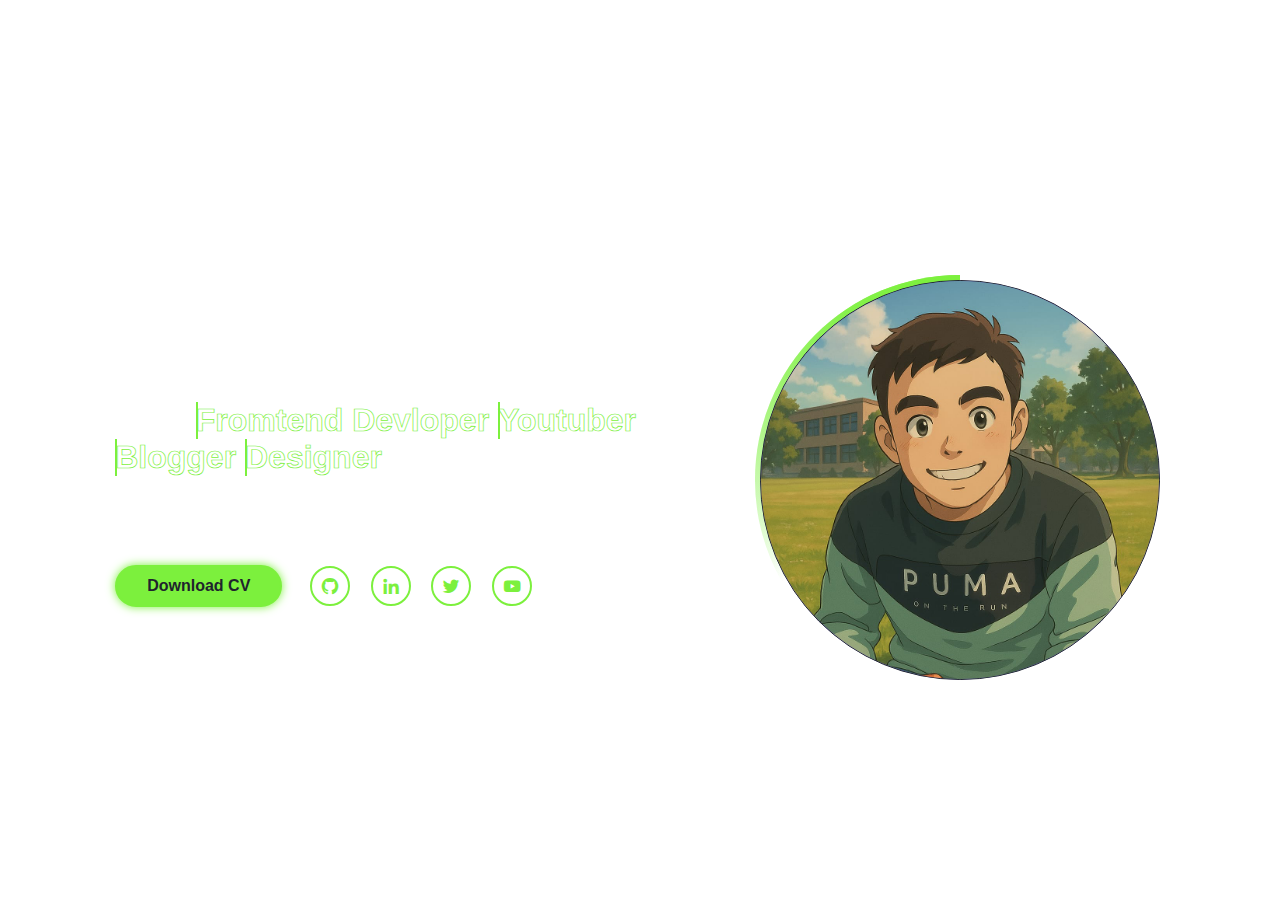
<file: Image slider using HTML CSS and Java Script/Portfolio/Yash.html>
<!DOCTYPE html>
<html lang="en">
<head>
    <meta charset="UTF-8">
    <meta name="viewport" content="width=device-width, initial-scale=1.0">
    <title>Portfolio Website using HTML and CSS</title>
    <link rel="stylesheet" href="https://unpkg.com/boxicons@2.1.4/css/boxicons.min.css">
    <link rel="stylesheet" href="Yash.css">
</head>
<body>
    <nav class="navbar">
        <a href="#" class="logo">Portfolio.</a>
        <ul>
            <li class="active"><a href="#">Home</a></li>
            <li><a href="#">About</a></li>
            <li><a href="#">Portfolio</a></li>
            <li><a href="http://127.0.0.1:3000/Services of portfolio/Yash.html?serverWindowId=bc47b14b-9d2e-4eb4-b25f-1e99cb3c29d9" target="_blank">Service</a></li>
            <li><a href="#">Contact</a></li>
        </ul>
    </nav>
    <div class="bars-animation">
        <div class="bar"style= "--i:6;"></div>
        <div class="bar"style= "--i:5;"></div>
        <div class="bar"style= "--i:4;"></div>
        <div class="bar"style= "--i:3;"></div>
        <div class="bar"style= "--i:2;"></div>
        <div class="bar"style= "--i:1;"></div>
    </div>
    
    <section class="home">
        <div class="home-info">
            <h1>Yash Sharma</h1>
            <h2>I'm a
                <span style="--i:4;" data-text="Frontend Devloper">
                    Fromtend Devloper
                </span>
                <span style="--i:3;" data-text="Youtuber">
                    Youtuber
                </span>
                <span style="--i:2;" data-text="Blogger">
                    Blogger
                </span>
                <span style="--i:1;" data-text="Designer">
                    Designer
                </span>
            </h2>
            <p>Lorem ipsum dolor sit amet consectetur adipisicing elit. Optio laboriosam assumenda, ipsam dolores minima quia reprehenderit, ut alias saepe dicta, labore fugiat blanditiis amet recusandae ad expedita! Similique, aliquam consectetur!</p>
            <div class="btn-sci">
                <a href="#" class="btn">Download CV</a>
                <div class="sci">
                    <a href="#"><i class='bx bxl-github'></i></a>
                    <a href="#"><i class='bx bxl-linkedin'></i></a>
                    <a href="#"><i class='bx bxl-twitter'></i></a>
                    <a href="#"><i class='bx bxl-youtube'></i></a>
                </div>
            </div>
        </div>
        <div class="home-img">
            <div class="img-box">
                <div class="img-item">
                    <img src="Profile.jpg" alt="">
                </div>
            </div>
        </div>
    </section>
</body>
</html>
</file>
<file: Analog Clock using HTML , CSS ANd Java Script/Yash.css>
#clockContainer{
    position: relative;
    margin: auto;
    height: 40vw;
    width: 40vw;
    background: url(clock.jpg) no-repeat center;
    background-size: 100%;
}

/* Base hand styles */
#hour, #minute, #second{
    position: absolute;
    left: 50%;
    bottom: 50%;                  /* put the bottom of each hand at the center */
    transform-origin: bottom center;
    transform: translateX(-50%) rotate(0deg); /* center horizontally, rotate around base */
    background: black;
    border-radius: 10px;
}


#hour{
    width: 1.2%;
    height: 22%;
    opacity: 0.9;
}
#minute{
    width: 1%;
    height: 30%;
    opacity: 0.9;
}
#second{
    width: 0.6%;
    height: 36%;          
    opacity: 0.9;
}

/* Optional: a center cap */
#clockContainer::after{
    content: "";
    position: absolute;
    left: 50%;
    top: 50%;
    width: 12px;
    height: 12px;
    background: #000;
    border-radius: 50%;
    transform: translate(-50%, -50%);
}
</file>
<file: Portfolio website using HTML and CSS Only/Yash.css>
*{
    margin: 0;
    padding: 0;
    box-sizing: border-box;
    font-family: 'Poppins', sans-serif;
}
/* body{
    background: #1f242d;
} */
a{
    color: #fff;
    text-decoration: none;
}
.navbar{
    position: fixed;
    left: 0;
    top: 0;
    width: 100%;
    padding: 25px 9%;
    display: flex;
    justify-content: space-between;
    align-items: center;
    z-index: 100;
    visibility: hidden;
    opacity: 0;
    animation: show-content 1.5s linear forwards;
    animation-delay: 1.2s;
   
}
@keyframes show-content{
    100%{
        visibility: visible;
        opacity: 1;
    }
}
.navbar .logo{
    font-size: 30px;
    font-weight: 700;
}
.navbar ul {
    display: flex;

}
.navbar ul li{
    list-style: none;
    margin-left: 35px;
}
.navbar ul li a{
    font-size: 20px;
    font-weight: 500;
    transition: .5s;
}
.navbar ul li:hover a,
.navbar ul li.active{
    color: #7cf03d;
}
.home{
    display: flex;
    gap: 50px;
    align-items: center;
    height: 100vh;
    padding: 60px 9% 0;
    color: #fff;
    animation: show-content 1.5s linear forwards;
    animation-delay: 1.6s;
}
.home-info h1{
    font-size: 50px;

}
.home-info h2{
    display: inline-block;
    font-size: 32px;
    margin-top: -10px;
}
.home-info h2 span{
    position: relative;
    display: inline-block;
    color: transparent;
    -webkit-text-stroke: .7px #7cf03d;
    animation: display-text 16s linear infinite;
    animation-delay: calc(-4s * var(--i));
}
@keyframes display-text {
    25%,
    100%{
        display: none;
    }
}

.home-info h2 span::before{
    content: attr(data-text);
    position: absolute;
    width: 0;
    border-right: 2px solid #7cf03d;
    color: #7cf03d;
    white-space: nowrap;
    overflow: hidden;
    animation: fill-text 4s linear infinite;
}

@keyframes fill-text {
    10%,
     100%{
        width: 0;
    }
    75%, 
    90%{
        width: 100%;
    }
}
.home-info p{
    font-size: 16px;
    margin: 10px 0 25px;

}
.home-info .btn-sci{
    display: flex;
    align-items: center;
}
.btn{
    display: inline-block;
    padding: 10px 30px ;
    background: #7cf03d;
    border: 2px solid #7cf03d;
    border-radius: 40px;
    box-shadow: 0 0 10px #7cf03d;
    font-size: 16px;
    color: #1f242d;
    font-weight: 600;
    transition: .5s;
}
.btn:hover{
    background: transparent;
    color: #7cf03d;
    box-shadow: none;
}
.home-info .btn-sci .sci{
    margin-left: 20px;
}
.home-info .btn-sci .sci a{
    display: inline-flex;
    padding: 8px;
    border: 2px solid #7cf03d;
    border-radius: 50%;
    font-size: 20px;
    color: #7cf03d;
    margin: 0 8px ;
    transition: .5s;
}
.home-info .btn-sci .sci a:hover{
    background: #7cf03d;
    color: #1f242d;
    box-shadow: 0 0 10px;
}
.home-img .img-box{
    position: relative;
    width: 32vw;
    height: 32vw;
    border-radius: 50%;
    padding: 5px;
    display: flex;
    justify-content: center;
    align-items: center;
    overflow: hidden;
}
.home-img .img-box::before,
.home-img .img-box::after{
    content: '';
    position: absolute;
    width:680px;
    height: 680px;
    background: conic-gradient(transparent, transparent, transparent, #7cf03d);
}
.home-img .img-box .img-item{
    position: relative;
    width: 100%;
    height: 100%;
    background: slateblue;
    border-radius: 50%;
    border: 1px solid #1f242d;
    display: flex;
    justify-content: center;
    z-index: 1;
    overflow: hidden;
}
.home-img .img-box .img-item img{
    position: absolute;
    display: block;
    width: 100%;
    object-fit: cover;
    mix-blend-mode: normal;
}
.bars-animation{
    position: absolute;
    width: 100%;
    height: 100%;
    display: flex;
    z-index: -1;
}
.bars-animation .bar{
    width: 100%;
    height: 100%;
    background: #1f242d;
    transform: translateY(-100%);
    animation: show-bars .5s ease-in-out forwards;
    animation-delay: calc(.1s * var(--i));
}
@keyframes show-bars {
    100%{
           transform: translateY(0%);
    }
}
</file>
<file: Image slider using HTML CSS and Java Script/Form using CSS and JAVA SCRIPT/YAsh.css>
/* General Styles */
body {
    font-family: Arial, sans-serif;
    margin: 0;
    padding: 0;
    display: flex;
    justify-content: center;
    align-items: center;
    height: 100vh;
    background-color: #f7f7f7;
}

/* Form Container */
.form-container {
    background: #ffffff;
    padding: 20px 30px;
    border-radius: 10px;
    box-shadow: 0 4px 8px rgba(0, 0, 0, 0.1);
    width: 100%;
    max-width: 400px;
}

/* Form Header */               
form h2 {
    text-align: center;
    margin-bottom: 20px;
    color: #333;
}

/* Form Group */
.form-group {
    margin-bottom: 15px;
}

label {
    display: block;
    margin-bottom: 5px;
    font-size: 14px;
    color: #555;
}

input, textarea {
    width: 100%;
    padding: 10px;
    border: 1px solid #ccc;
    border-radius: 5px;
    font-size: 14px;
}

textarea {
    resize: none;
    height: 80px;
}

/* Submit Button */
.submit-btn {
    background-color: #28a745;
    color: white;
    padding: 10px 15px;
    border: none;
    border-radius: 5px;
    cursor: pointer;
    width: 100%;
    font-size: 16px;
}

.submit-btn:hover {
    background-color: #218838;
}

/* Message Display */
.hidden {
    display: none;
}

#formMessage {
    margin-top: 15px;
    text-align: center;
    font-size: 14px;
    color: #28a745;
}
</file>
<file: Image slider using HTML CSS and Java Script/Portfolio/Yash.css>
*{
    margin: 0;
    padding: 0;
    box-sizing: border-box;
    font-family: 'Poppins', sans-serif;
}
/* body{
    background: #1f242d;
} */
a{
    color: #fff;
    text-decoration: none;
}
.navbar{
    position: fixed;
    left: 0;
    top: 0;
    width: 100%;
    padding: 25px 9%;
    display: flex;
    justify-content: space-between;
    align-items: center;
    z-index: 100;
    visibility: hidden;
    opacity: 0;
    animation: show-content 1.5s linear forwards;
    animation-delay: 1.2s;
   
}
@keyframes show-content{
    100%{
        visibility: visible;
        opacity: 1;
    }
}
.navbar .logo{
    font-size: 30px;
    font-weight: 700;
}
.navbar ul {
    display: flex;

}
.navbar ul li{
    list-style: none;
    margin-left: 35px;
}
.navbar ul li a{
    font-size: 20px;
    font-weight: 500;
    transition: .5s;
}
.navbar ul li:hover a,
.navbar ul li.active{
    color: #7cf03d;
}
.home{
    display: flex;
    gap: 50px;
    align-items: center;
    height: 100vh;
    padding: 60px 9% 0;
    color: #fff;
    animation: show-content 1.5s linear forwards;
    animation-delay: 1.6s;
}
.home-info h1{
    font-size: 50px;

}
.home-info h2{
    display: inline-block;
    font-size: 32px;
    margin-top: -10px;
}
.home-info h2 span{
    position: relative;
    display: inline-block;
    color: transparent;
    -webkit-text-stroke: .7px #7cf03d;
    animation: display-text 16s linear infinite;
    animation-delay: calc(-4s * var(--i));
}
@keyframes display-text {
    25%,
    100%{
        display: none;
    }
}

.home-info h2 span::before{
    content: attr(data-text);
    position: absolute;
    width: 0;
    border-right: 2px solid #7cf03d;
    color: #7cf03d;
    white-space: nowrap;
    overflow: hidden;
    animation: fill-text 4s linear infinite;
}

@keyframes fill-text {
    10%,
     100%{
        width: 0;
    }
    75%, 
    90%{
        width: 100%;
    }
}
.home-info p{
    font-size: 16px;
    margin: 10px 0 25px;

}
.home-info .btn-sci{
    display: flex;
    align-items: center;
}
.btn{
    display: inline-block;
    padding: 10px 30px ;
    background: #7cf03d;
    border: 2px solid #7cf03d;
    border-radius: 40px;
    box-shadow: 0 0 10px #7cf03d;
    font-size: 16px;
    color: #1f242d;
    font-weight: 600;
    transition: .5s;
}
.btn:hover{
    background: transparent;
    color: #7cf03d;
    box-shadow: none;
}
.home-info .btn-sci .sci{
    margin-left: 20px;
}
.home-info .btn-sci .sci a{
    display: inline-flex;
    padding: 8px;
    border: 2px solid #7cf03d;
    border-radius: 50%;
    font-size: 20px;
    color: #7cf03d;
    margin: 0 8px ;
    transition: .5s;
}
.home-info .btn-sci .sci a:hover{
    background: #7cf03d;
    color: #1f242d;
    box-shadow: 0 0 10px;
}
.home-img .img-box{
    position: relative;
    width: 32vw;
    height: 32vw;
    border-radius: 50%;
    padding: 5px;
    display: flex;
    justify-content: center;
    align-items: center;
    overflow: hidden;
}
.home-img .img-box::before,
.home-img .img-box::after{
    content: '';
    position: absolute;
    width:680px;
    height: 680px;
    background: conic-gradient(transparent, transparent, transparent, #7cf03d);
}
.home-img .img-box .img-item{
    position: relative;
    width: 100%;
    height: 100%;
    background: slateblue;
    border-radius: 50%;
    border: 1px solid #1f242d;
    display: flex;
    justify-content: center;
    z-index: 1;
    overflow: hidden;
}
.home-img .img-box .img-item img{
    position: absolute;
    display: block;
    width: 100%;
    object-fit: cover;
    mix-blend-mode: normal;
}
.bars-animation{
    position: absolute;
    width: 100%;
    height: 100%;
    display: flex;
    z-index: -1;
}
.bars-animation .bar{
    width: 100%;
    height: 100%;
    background: #1f242d;
    transform: translateY(-100%);
    animation: show-bars .5s ease-in-out forwards;
    animation-delay: calc(.1s * var(--i));
}
@keyframes show-bars {
    100%{
           transform: translateY(0%);
    }
}
</file>
<file: TODO list  Using HTML  CSS & JAVA SCRIPT/Yash.css>
/* General Reset */
* {
  margin: 0;
  padding: 0;
  box-sizing: border-box;
  font-family: "Poppins", sans-serif;
}

body {
  background: linear-gradient(135deg, #667eea, #764ba2);
  min-height: 100vh;
  display: flex;
  flex-direction: column;
  align-items: center;
  justify-content: start;
  padding-top: 80px;
  color: #333;
}

/* Title and Subtitle */
h1 {
  font-size: 2.5rem;
  color: #fff;
  margin-bottom: 10px;
  letter-spacing: 1px;
  text-shadow: 0 2px 6px rgba(0, 0, 0, 0.25);
}

p {
  color: #e0e0e0;
  margin-bottom: 25px;
  font-size: 1rem;
}

/* Input & Button Container */
#todo-input {
  width: 320px;
  padding: 10px 14px;
  margin: 20px 0;
  border-radius: 8px;
  border: none;
  outline: none;
  font-size: 1rem;
  transition: all 0.3s ease;
  box-shadow: 0 0 8px rgba(0, 0, 0, 0.15);
}

#todo-input:focus {
  box-shadow: 0 0 10px rgba(255, 255, 255, 0.7);
  transform: scale(1.02);
}

/* Add Button */
#add-btn {
  margin-left: 10px;
  padding: 10px 20px;
  background: #4e54c8;
  color: #fff;
  border: none;
  border-radius: 8px;
  cursor: pointer;
  font-weight: 500;
  transition: all 0.3s ease;
  box-shadow: 0 4px 10px rgba(0, 0, 0, 0.25);
}

#add-btn:hover {
  background: #8f94fb;
  transform: translateY(-2px);
  box-shadow: 0 6px 14px rgba(0, 0, 0, 0.3);
}

/* Todo List Container */
#todo-list {
  list-style: none;
  margin-top: 30px;
  padding: 0;
  width: 360px;
  background: rgba(255, 255, 255, 0.15);
  border-radius: 16px;
  backdrop-filter: blur(12px);
  box-shadow: 0 8px 25px rgba(0, 0, 0, 0.2);
  overflow: hidden;
}

/* Each Todo Item */
#todo-list li {
  display: flex;
  align-items: center;
  justify-content: space-between;
  padding: 12px 16px;
  color: #fff;
  border-bottom: 1px solid rgba(255, 255, 255, 0.1);
  transition: background 0.3s ease;
}

#todo-list li:hover {
  background: rgba(255, 255, 255, 0.1);
}

/* Checkbox styling */
#todo-list input[type="checkbox"] {
  accent-color: #50fa7b;
  transform: scale(1.3);
  margin-right: 10px;
}

/* Todo Text */
#todo-list span {
  flex: 1;
  cursor: pointer;
  font-size: 1rem;
  transition: color 0.3s ease;
}

#todo-list span:hover {
  color: #a3ffea;
}

/* Delete Button */
#todo-list button {
  background: #ff4b5c;
  color: #fff;
  border: none;
  border-radius: 6px;
  padding: 6px 12px;
  cursor: pointer;
  font-size: 0.9rem;
  transition: all 0.3s ease;
}

#todo-list button:hover {
  background: #ff6b81;
  transform: scale(1.05);
}

/* Completed Todo Animation */
#todo-list li input[type="checkbox"]:checked + span {
  text-decoration: line-through;
  color: #b0b0b0;
  transition: all 0.3s ease;
}

/* Smooth fade-in for new todos */
#todo-list li {
  animation: fadeIn 0.4s ease forwards;
}

@keyframes fadeIn {
  from {
    opacity: 0;
    transform: translateY(8px);
  }
  to {
    opacity: 1;
    transform: translateY(0);
  }
}

/* Responsive */
@media (max-width: 480px) {
  body {
    padding-top: 50px;
  }
  #todo-input {
    width: 200px;
  }
  #todo-list {
    width: 300px;
  }
}
</file>
